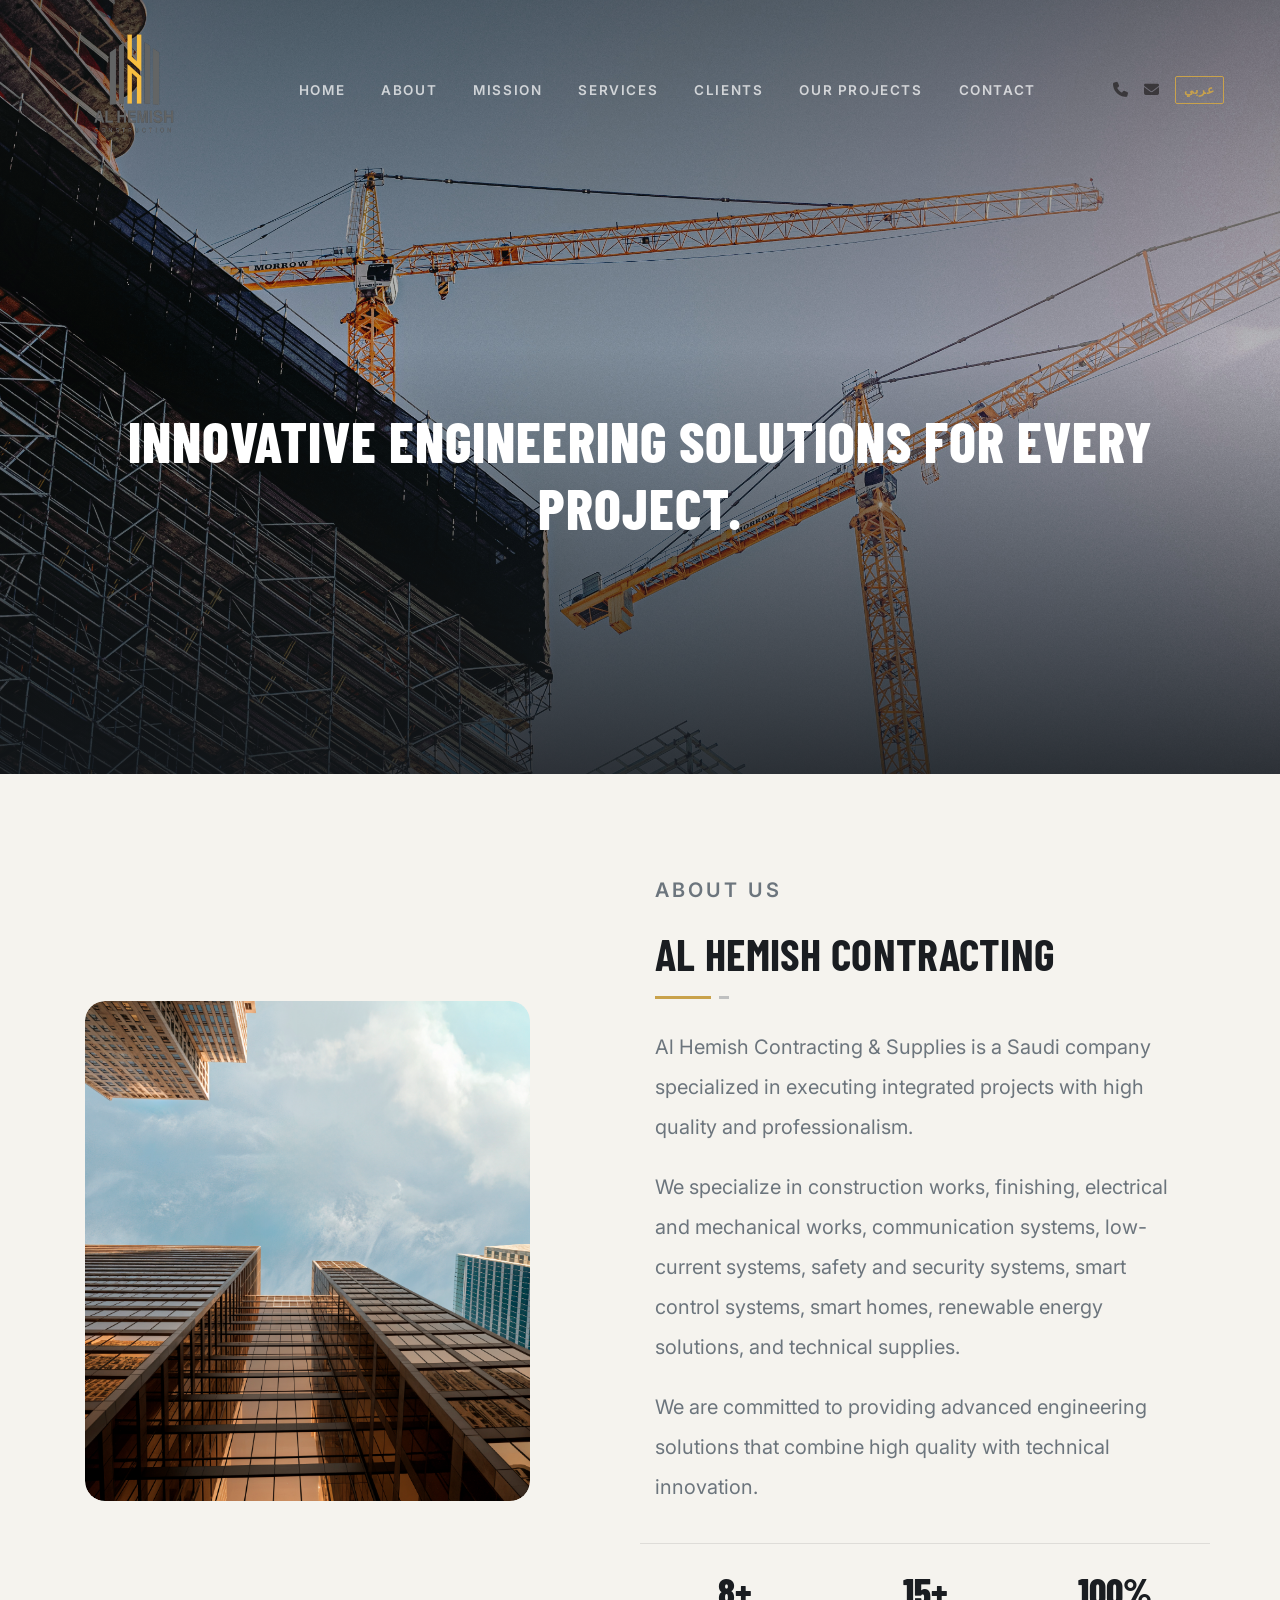
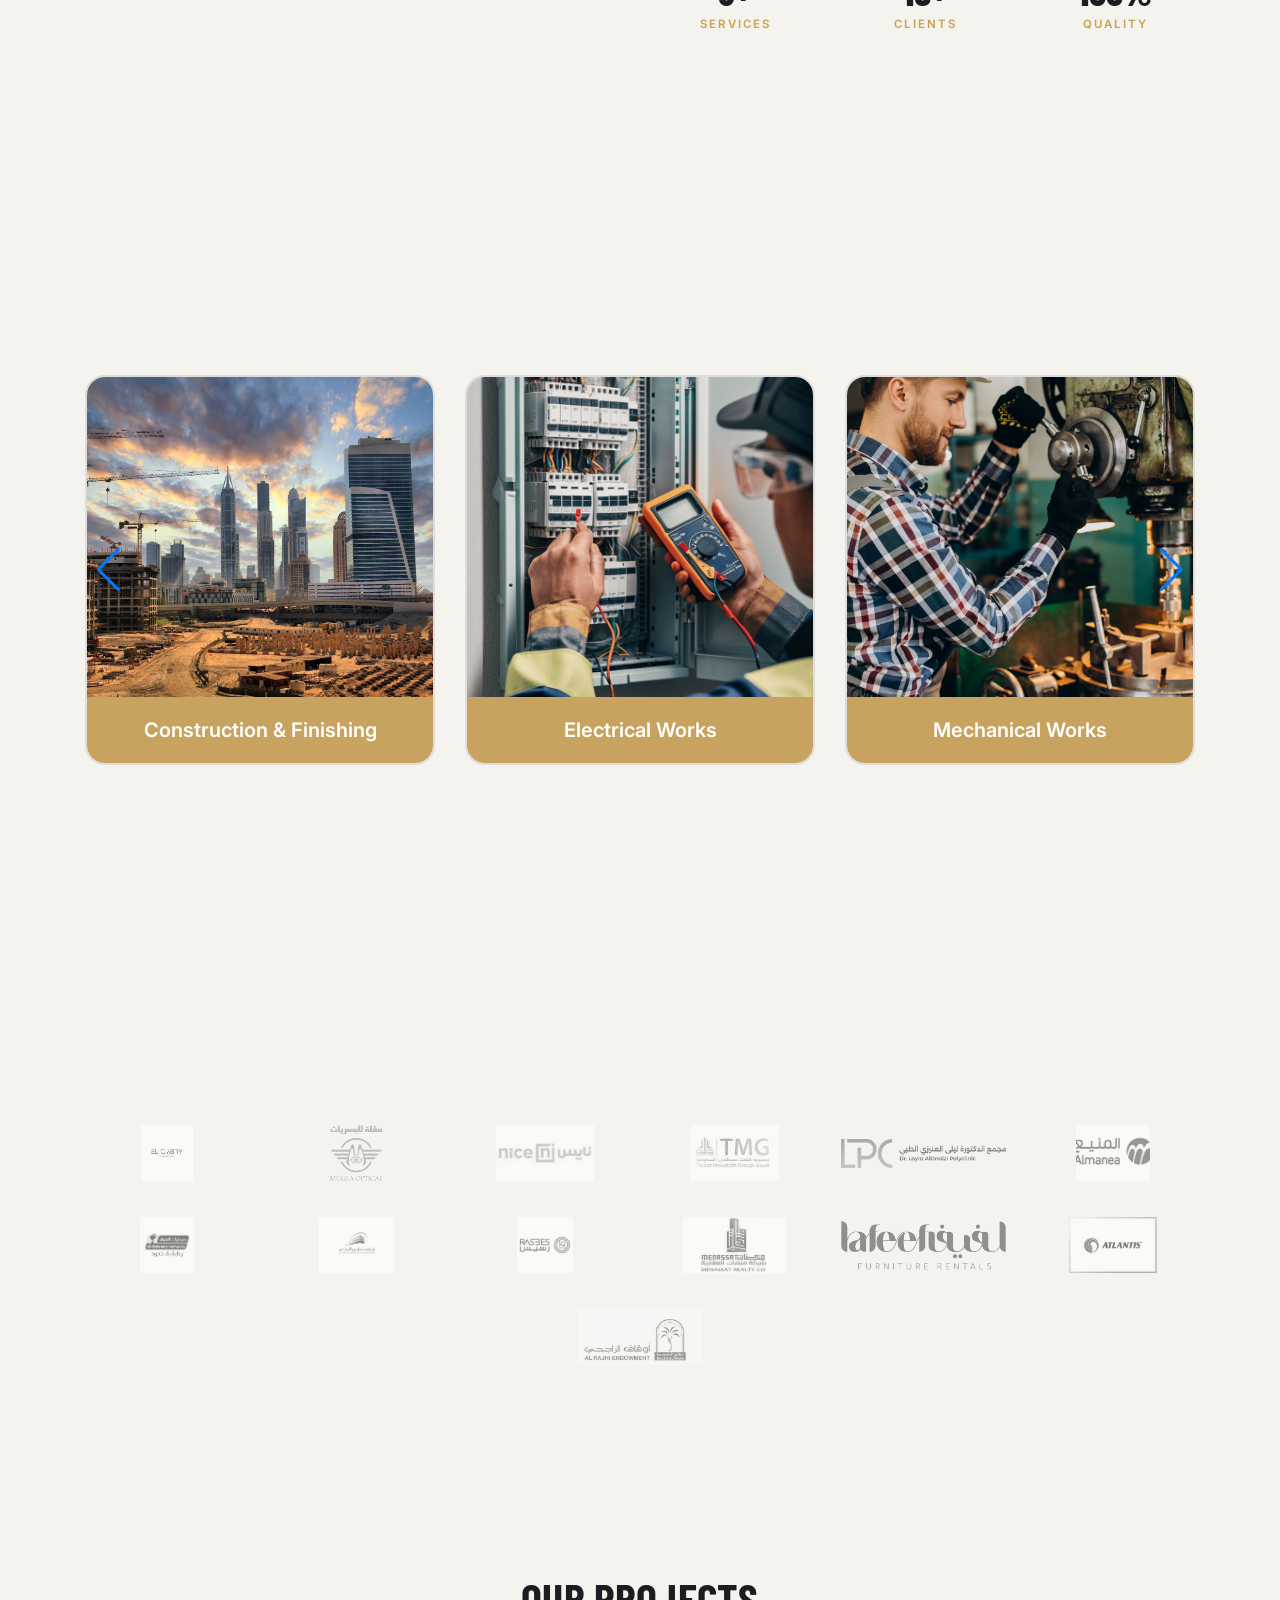
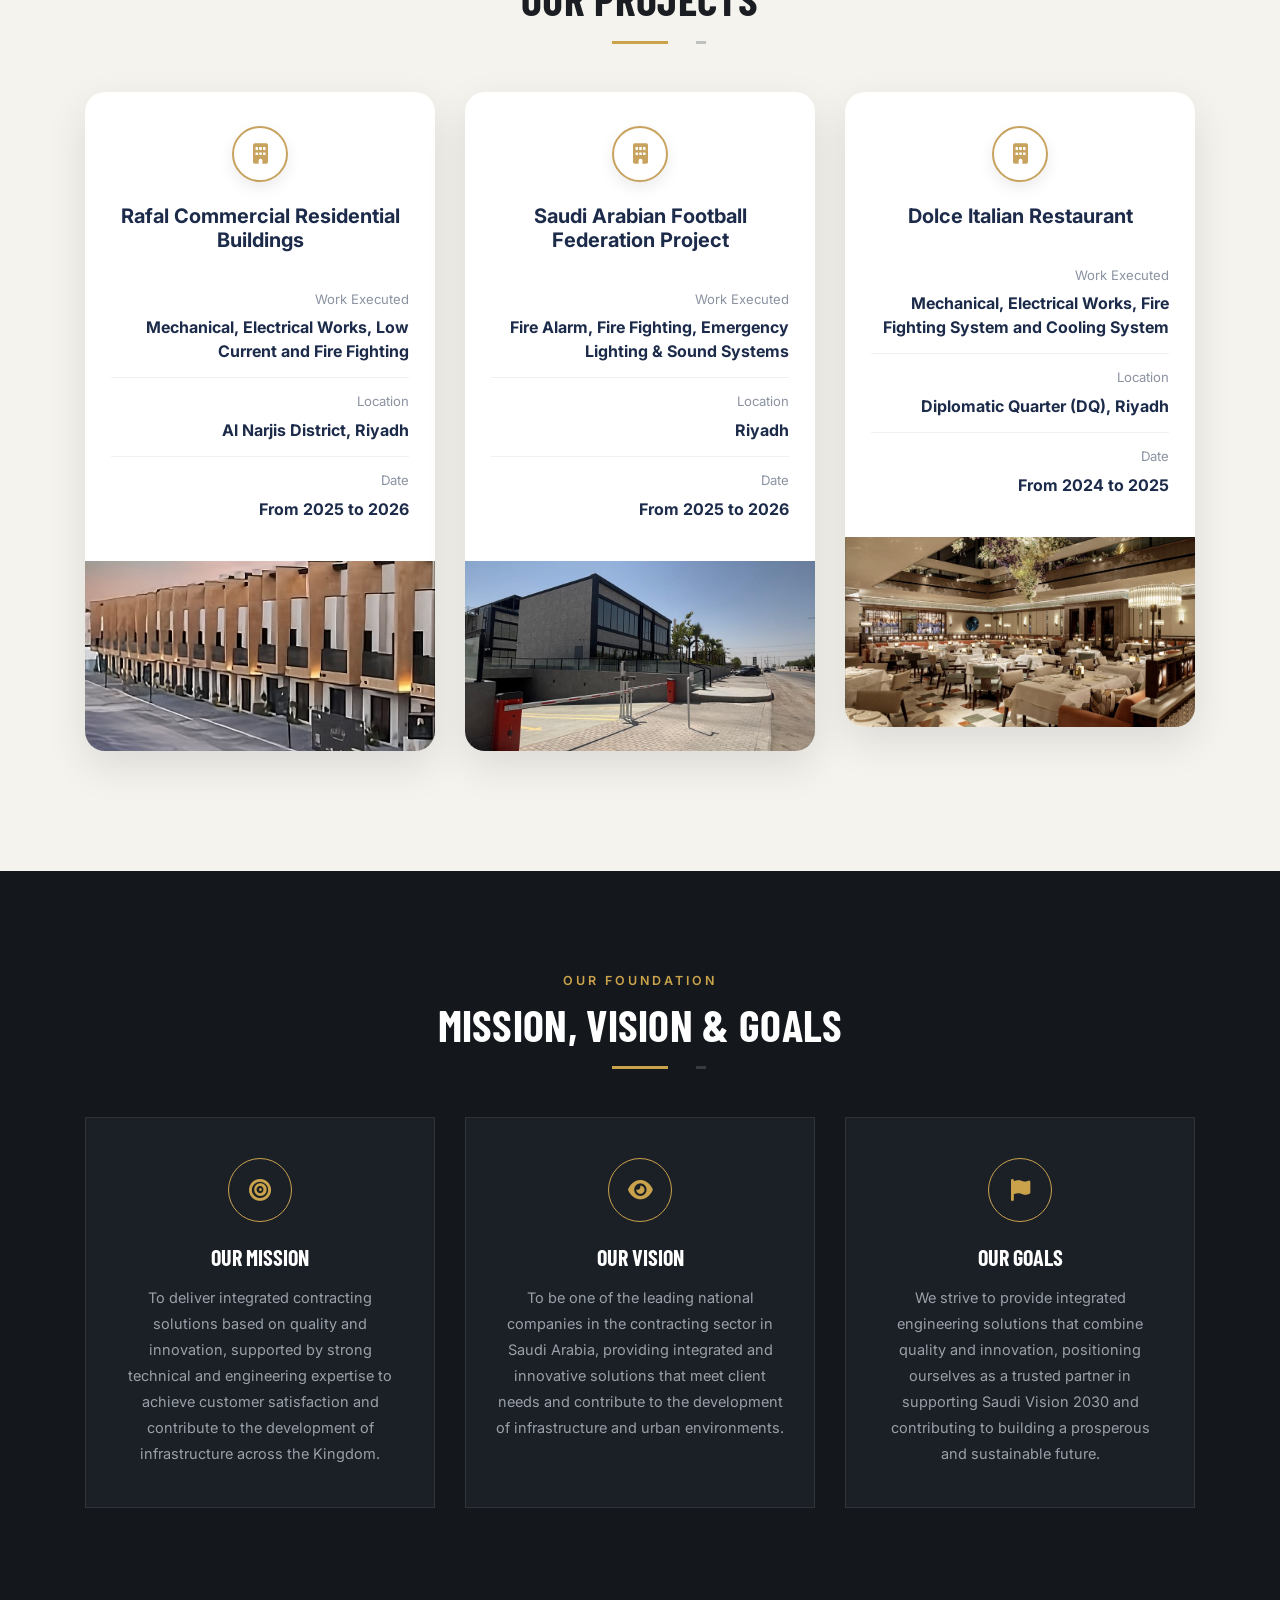
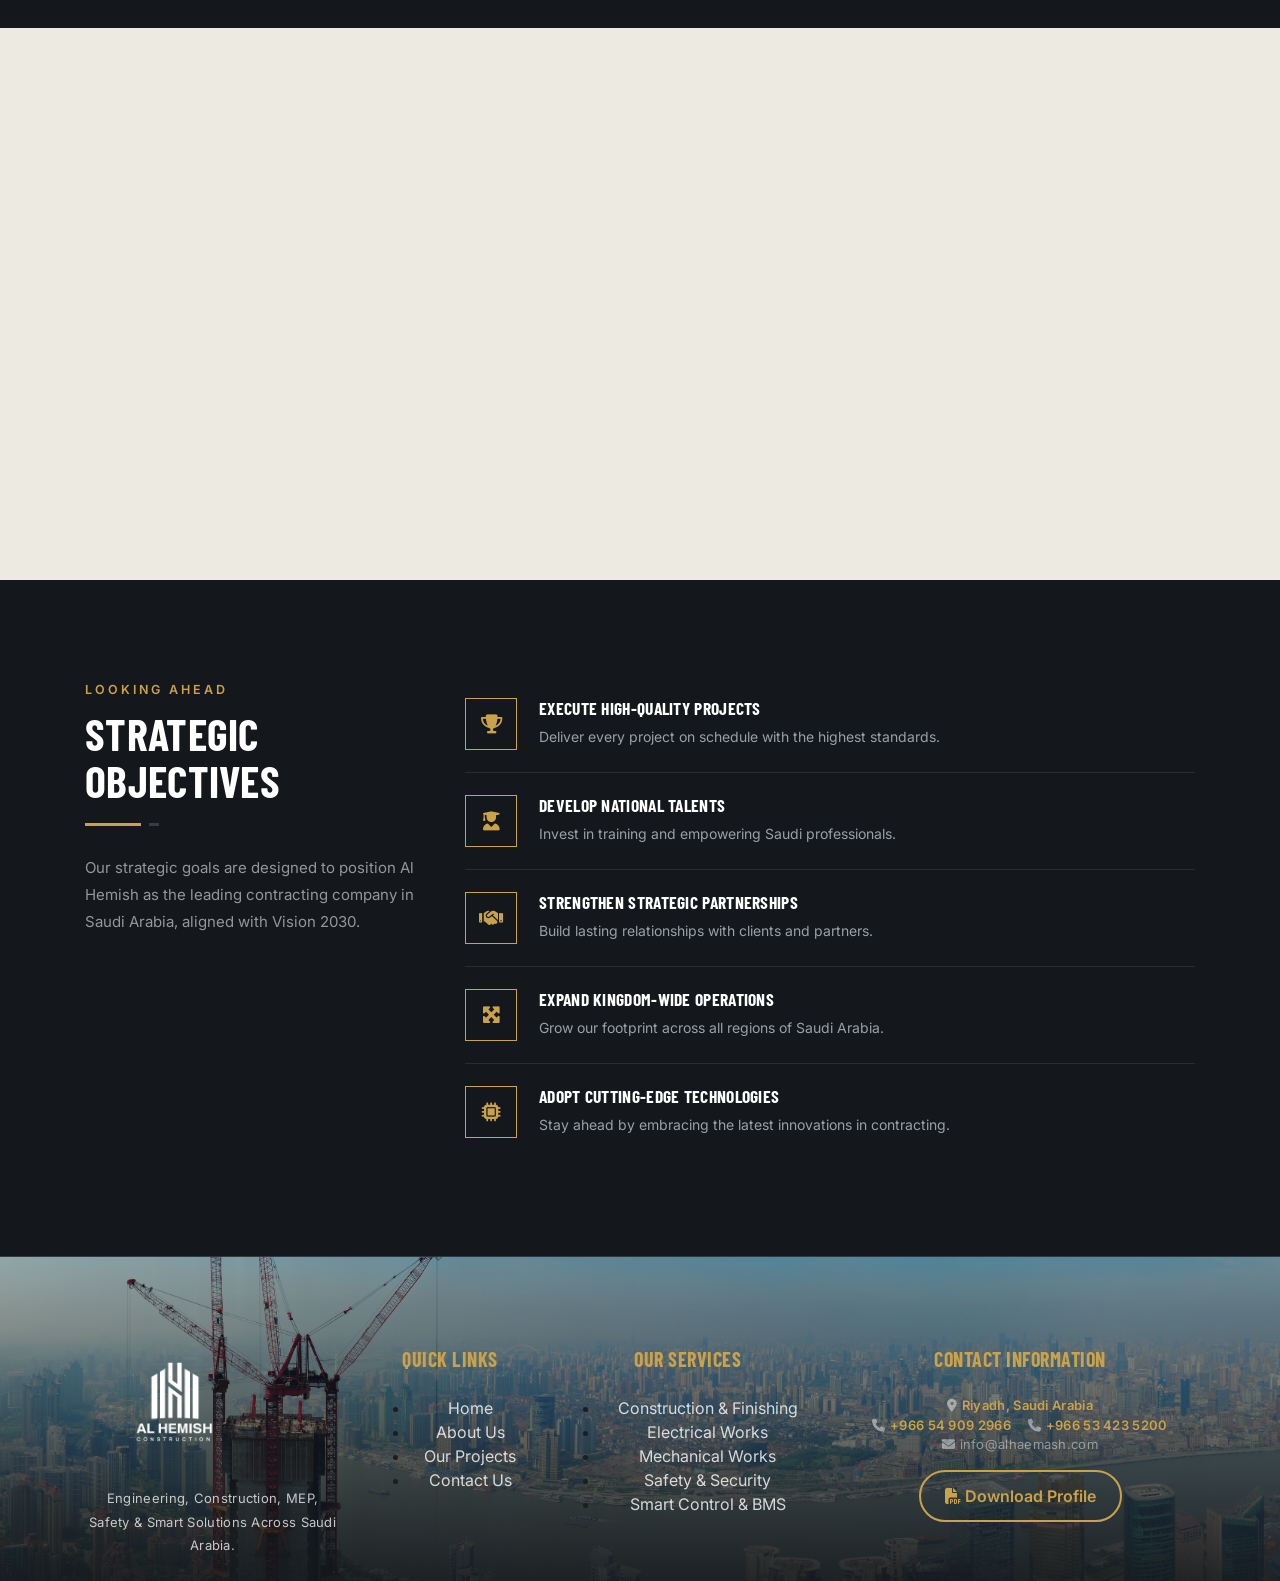
<file: index.html>
<!DOCTYPE html>
<html lang="en">
<head>
    <meta charset="UTF-8">
    <meta name="viewport" content="width=device-width, initial-scale=1.0">
    <title>Al Hemish Construction – Company Profile</title>
    <link rel="stylesheet" href="https://cdn.jsdelivr.net/npm/bootstrap@4.6.2/dist/css/bootstrap.min.css">
    <link rel="stylesheet" href="https://cdnjs.cloudflare.com/ajax/libs/font-awesome/6.4.0/css/all.min.css">
    <link rel="stylesheet" href="El-Hemish-Profile.css">
    <link rel="stylesheet"href="https://cdn.jsdelivr.net/npm/swiper@11/swiper-bundle.min.css">
    <link href="https://fonts.googleapis.com/css2?family=Cairo:wght@400;500;600;700&display=swap" rel="stylesheet">
    <link rel="icon" type="image/png" href="WhatsApp Image 2026-05-15 at 5.09.33 PM.jpeg">
</head>

<body>
    <!-- ── NAVBAR ── -->
    <nav class="navbar navbar-expand-lg navbar-dark" >
        <div class="logo-box">
            <img class="profile" src="profile.png" alt="Al Hemish logo">
        </div>
        <button class="navbar-toggler ml-auto mr-2" type="button" data-toggle="collapse" data-target="#mainNav">
            <span class="navbar-toggler-icon"></span>
        </button>

        <div class="collapse navbar-collapse w-100" id="mainNav">
            <div class="navbar-nav mx-auto justify-content-center">
                <a data-i18n="home" class="nav-link active" href="#hero">Home</a>
                <a data-i18n="about" class="nav-link" href="#about">About</a>
                <a data-i18n="mission" class="nav-link" href="#mission">Mission</a>
                <a data-i18n="services" class="nav-link" href="#services">Services</a>
                <a data-i18n="clients" class="nav-link" href="#clients">Clients</a>
                <a data-i18n="projects" class="nav-link" href="#projects">Projects</a>
                <a data-i18n="contact" class="nav-link" href="#contacts">Contact</a>
            </div>
            <div class="nav-contact d-flex align-items-center pr-3">
                <a href="tel:+966534235200" aria-label="Call us"><i class="fas fa-phone"></i></a>
                <a href="mailto:info@alhaemash.com" aria-label="Email us"><i class="fas fa-envelope"></i></a>
                <button id="translateBtn" type="button" class="btn btn-outline-light btn-sm ml-2">عربي</button>
            </div>
        </div>
    </nav>

    <!-- ── HERO CAROUSEL ── -->
    <div id="myCarousel" class="carousel slide" data-ride="carousel"data-interval="3000">
        <ol class="carousel-indicators" >
            <li data-target="#myCarousel" data-slide-to="0" class="active"></li>
            <li data-target="#myCarousel" data-slide-to="1"></li>
            <li data-target="#myCarousel" data-slide-to="2"></li>
            <li data-target="#myCarousel" data-slide-to="3"></li>
            <li data-target="#myCarousel" data-slide-to="4"></li>
        </ol>

        <div class="carousel-inner">
            <div class="carousel-item active">
                <img src="CusrorImages/image1.jpg" class="image_slide" alt="Construction Works">
                <div class="carousel-caption d-block">
                    <h5 data-i18n="consWork">Innovative Engineering Solutions for Every Project.</h5>
                    <!-- <p data-i18n="consWork_des">Building Saudi Arabia's Infrastructure</p> -->
                </div>
            </div>
            <div class="carousel-item">
                <img src="CusrorImages/image2.jpg" class="image_slide" alt="Cooling Solutions">
                <div class="carousel-caption d-block">
                    <h5 data-i18n="coolWork">Excellence in Execution is Our Promise</h5>
                   
                </div>
            </div>
            <div class="carousel-item">
                <img src="CusrorImages/image3.jpg"image_slide" alt="Finishing Works">
                <div class="carousel-caption d-block">
                    <h5 data-i18n="finishWork">Quality Work. Reliable Results.</h5>
                    
                </div>
            </div>
            
        </div>

        <a class="carousel-control-prev" href="#myCarousel" role="button" data-slide="prev">
            <span class="carousel-control-prev-icon"></span>
        </a>
        <a class="carousel-control-next" href="#myCarousel" role="button" data-slide="next">
            <span class="carousel-control-next-icon"></span>
        </a>
    </div>

    <!-- ── ABOUT ── -->
    <section id="about">
        <div class="container">
            <div class="row align-items-center">
                <div class="col-lg-5 mb-5 mb-lg-0 fade-up">
                    <div class="about-img-wrap blueprint-corners">
                        <img src="whoweare.jpg" alt="Construction site">
                    </div>
                </div>
                <div class="col-lg-6 offset-lg-1 fade-up">
                    <div class="about-text">
                        <p class="section-label" data-i18n="about_us">About Us</p>
                        <h2 class="section-title" data-i18n="company_name" class="right">Al Hemish Contracting</h2>
                        <div class="gold-line"></div>
                        <p data-i18n="about_desc_1">
                            Al Hemish Contracting & Supplies is a Saudi company specialized in executing integrated projects with high quality and professionalism.
                        </p>
                        <p data-i18n="about_desc_2">
                            We specialize in construction works, finishing, electrical and mechanical works, communication systems, low-current systems, safety and security systems, smart control systems, smart homes, renewable energy solutions, and technical supplies.
                        </p>
                        <p data-i18n="about_desc_3">
                            We are committed to providing advanced engineering solutions that combine high quality with technical innovation.
                        </p>
                        <div class="row stat-row text-center">
                            <div class="col-4">
                                <div data-i18n="plus8" class="stat-num">8+</div>
                                <div data-i18n="serviceshemish" class="stat-label">Services</div>
                            </div>
                            <div class="col-4">
                                <div data-i18n="plus15" class="stat-num">15+</div>
                                <div data-i18n="clientshemish"class="stat-label">Clients</div>
                            </div>
                            <div class="col-4">
                                <div data-i18n="hundred" class="stat-num">100%</div>
                                <div data-i18n="qualityhemish" class="stat-label">Quality</div>
                            </div>
                        </div>
                    </div>
                </div>
            </div>
        </div>
    </section>

    <!-- ── SERVICES ── -->
    <section id="services">
        <div class="container">
            <div class="text-center mb-5 fade-up">
                <p data-i18n="whatwedo"class="section-label">What We Do</p>
                <h2 class="section-title" data-i18n="our_services">Our Services</h2>
                <div class="gold-line mx-auto"></div>
            </div>
            <div class="swiper servicesSwiper">

    <div class="swiper-wrapper">

        <div class="swiper-slide">
            <a href="ServicesPages/Constrcution-Finishing.html" class="service-card">
                <img src="Logo Services/Construction.jpg" alt="">
                <div class="service-title" data-i18n="construction">Construction & Finishing</div>
            </a>
        </div>

        <div class="swiper-slide">
            <a href="ServicesPages/Electrical Works.html" class="service-card">
                <img src="Logo Services/Electrical Works.jpg" alt="">
                <div class="service-title" data-i18n="electrical">Electrical Works</div>
            </a>
        </div>

        <div class="swiper-slide">
            <a href="ServicesPages/Mechanical Works.html" class="service-card">
                <img src="Logo Services/Mechanical Works.jpg" alt="">
                <div class="service-title" data-i18n="mechanical">Mechanical Works</div>
            </a>
        </div>

        <div class="swiper-slide">
            <a href="ServicesPages/Safety & Security.html" class="service-card">
                <img src="Logo Services/Safety.jpg" alt="">
                <div class="service-title" data-i18n="safety">Safety & Security</div>
            </a>
        </div>

        <div class="swiper-slide">
            <a href="ServicesPages/Communication & Low Current.html" class="service-card">
                <img src="Logo Services/lowcurrent.jpg" alt="">
                <div class="service-title" data-i18n="communication">Communication & Low Current</div>
            </a>
        </div>

        <div class="swiper-slide">
            <a href="ServicesPages/Smart Control & BMS.html" class="service-card">
                <img src="Logo Services/smartcontrol.jpg" alt="">
                <div class="service-title" data-i18n="smart">Smart Control & BMS</div>
            </a>
        </div>

        <div class="swiper-slide">
            <a href="ServicesPages/Renewable Energy.html" class="service-card">
                <img src="Services/energyy.jpeg" alt="">
                <div class="service-title" data-i18n="renewable">Renewable Energy</div>
            </a>
        </div>

        <div class="swiper-slide">
            <a href="ServicesPages/Techincal Supplier.html" class="service-card">
                <img src="Logo Services/Technical Supplier.jpg" alt="">
                <div class="service-title" data-i18n="supplier">Technical Supplies</div>
            </a>
        </div>

    </div>

    <div class="swiper-button-next"></div>
    <div class="swiper-button-prev"></div>

</div>
        </div>
    </section>

    <!-- ── CLIENTS ── -->
    <section id="clients">
        <div class="container">
            <div class="text-center mb-5 fade-up">
                <p class="section-label" data-i18n="truestedby">Trusted By</p>
                <h2 data-i18n="ourClients" class="section-title">Our Clients</h2>
                <div class="gold-line mx-auto"></div>
            </div>

            <div class="row fade-up">
                <div><img src="LogosClients/elgabry.webp" class="logo-img" alt="Elgabry"></div>
                <div><img src="LogosClients/logo makla.webp" class="logo-img" alt="Makla"></div>
                <div><img src="LogosClients/nice.webp" class="logo-img" alt="Nice"></div>
                <div><img src="LogosClients/tmg.jpg" class="logo-img" alt="TMG"></div>
                <div><img src="LogosClients/lela.png" class="logo-img" alt="Lela"></div>
                <div><img src="LogosClients/Almanea.webp" class="logo-img" alt="Almanea"></div>
                <div><img src="LogosClients/aldawaa.webp" class="logo-img" alt="Al Dawaa"></div>
                <div><img src="LogosClients/tatweer.webp" class="logo-img" alt="Tatweer"></div>
                <div><img src="LogosClients/rasees-primary.webp" class="logo-img" alt="Rasees"></div>
                <div><img src="LogosClients/menassat.webp" class="logo-img" alt="Menassat"></div>
                <div><img src="LogosClients/lafeef.png" class="logo-img" alt="Lafeef"></div>
                <div><img src="LogosClients/atlantis.webp" class="logo-img" alt="Atlantis"></div>
                <div><img src="LogosClients/al rajhi.webp" class="logo-img" alt="Al Rajhi"></div>
            </div>
        </div>
    </section>

  <!-- ── PROJECTS ── -->
<section id="projects">
    <div class="container">
        <div class="text-center mb-5 fade-up">
            <h2 class="section-title" data-i18n="projects">Our Projects</h2>
            <div class="gold-line mx-auto"></div>
        </div>
        <div class="row fade-up">

            <!-- PROJECT 1 — new card style -->
            <div class="col-md-4 mb-4">
                <div class="project-card-v2">
                    <div class="project-info-v2">
                        <div class="project-icon-badge"><i class="fas fa-building"></i></div>

                        <h5 class="project-title-v2" data-i18n="project1.title">
                           Rafal Commercial Residential Building
                        </h5>

                        <div class="project-detail-block">
                            <span class="detail-label" data-i18n="project1.label_work">Work Executed</span>
                            <span class="detail-value" data-i18n="project1.work">Mechanical , Electrical Works , Low Current,and Fire Fighting</span>
                        </div>

                        <div class="project-detail-block">
                            <span class="detail-label" data-i18n="project1.label_location">Location</span>
                            <span class="detail-value" data-i18n="project1.location">Al Narjis District, Riyadh</span>
                        </div>

                        <div class="project-detail-block">
                            <span class="detail-label" data-i18n="project1.label_date">Date</span>
                            <span class="detail-value" data-i18n="project1.date">From 10/10/2025 to 05/10/2026</span>
                        </div>

                        <!-- <button class="project-nav-btn" type="button" aria-label="Next project">
                            <i class="fas fa-arrow-left"></i>
                        </button> -->
                    </div>

                    <img src="Projects/Raval.jpeg" alt="عمارة رفال التجارية السكنية" class="project-img-v2">
                </div>
            </div>

            <!-- PROJECT 2 — old style, send me its client/location/date to convert -->
            <div class="col-md-4 mb-4">
    <div class="project-card-v2">
        <div class="project-info-v2">
            <div class="project-icon-badge"><i class="fas fa-building"></i></div>

            <h5 class="project-title-v2" data-i18n="project2.title">
                Saudi Arabian Football Federation Project
            </h5>

            <div class="project-detail-block">
                <span class="detail-label" data-i18n="project2.label_work">Work Executed</span>
                <span class="detail-value" data-i18n="project2.work">Fire Alarm, Fire Fighting, Emergency Lighting & Sound Systems</span>
            </div>

            <div class="project-detail-block">
                <span class="detail-label" data-i18n="project2.label_location">Location</span>
                <span class="detail-value" data-i18n="project2.location">Riyadh</span>
            </div>

            <div class="project-detail-block">
                <span class="detail-label" data-i18n="project2.label_date">Date</span>
                <span class="detail-value" data-i18n="project2.date">From 2025 to 2026</span>
            </div>

            <!-- <button class="project-nav-btn" type="button" aria-label="Next project">
                <i class="fas fa-arrow-right"></i>
            </button> -->
        </div>

        <img src="Projects/Footaball.jpeg" alt="Saudi Arabian Football Federation Project" class="project-img-v2">
    </div>
            </div>

            <!-- PROJECT 3 — old style, send me its client/location/date to convert -->
             <div class="col-md-4 mb-4">
                <div class="project-card-v2">
                    <div class="project-info-v2">
                        <div class="project-icon-badge"><i class="fas fa-building"></i></div>

                        <h5 class="project-title-v2" data-i18n="project3.title">
                          Dolce Italian Restaurant
                        </h5>

                        <div class="project-detail-block">
                            <span class="detail-label" data-i18n="project3.label_work">Work Executed</span>
                            <span class="detail-value" data-i18n="project3.work">Mechanical , Electrical Works , Fire Fighting Sytsem,and Cooling System </span>
                        </div>

                        <div class="project-detail-block">
                            <span class="detail-label" data-i18n="project3.label_location">Location</span>
                            <span class="detail-value" data-i18n="project3.location">Diplomatic Quarter (DQ), Riyadh</span>
                        </div>

                        <div class="project-detail-block">
                            <span class="detail-label" data-i18n="project3.label_date">Date</span>
                            <span class="detail-value" data-i18n="project3.date">From 15/9/2024 to 20/1/2025</span>
                        </div>

                        <!-- <button class="project-nav-btn" type="button" aria-label="Next project">
                            <i class="fas fa-arrow-left"></i>
                        </button> -->
                    </div>

                    <img src="Projects/resturant.jpg" alt="عمارة رفال التجارية السكنية" class="project-img-v2">
                </div>
            </div>
        </div>
    </div>
</section>

    <!-- ── MISSION / VISION / GOALS ── -->
    <section id="mission">
        <div class="container">
            <div class="text-center mb-5 fade-up">
                <p class="section-label" data-i18n="foundation_title">Our Foundation</p>
                <h2 class="section-title light" data-i18n="mission_vision_goals">Mission, Vision & Goals</h2>
                <div class="gold-line mx-auto"></div>
            </div>
            <div class="row">
                <div class="col-md-4 mb-4 fade-up">
                    <div class="mvv-card">
                        <div class="mvv-icon"><i class="fas fa-bullseye"></i></div>
                        <h4 data-i18n="mission_title">Our Mission</h4>
                        <p data-i18n="mission_desc" class="mission">To deliver integrated contracting solutions based on quality and innovation, supported by strong technical and engineering expertise to achieve customer satisfaction and contribute to the development of infrastructure across the Kingdom.</p>
                    </div>
                </div>
                <div class="col-md-4 mb-4 fade-up">
                    <div class="mvv-card">
                        <div class="mvv-icon"><i class="fas fa-eye"></i></div>
                        <h4 data-i18n="vision_title">Our Vision</h4>
                        <p data-i18n="vision_desc" class="vision">To be one of the leading national companies in the contracting sector in Saudi Arabia, providing integrated and innovative solutions that meet client needs and contribute to the development of infrastructure and urban environments.</p>
                    </div>
                </div>
                <div class="col-md-4 mb-4 fade-up">
                    <div class="mvv-card">
                        <div class="mvv-icon"><i class="fas fa-flag"></i></div>
                        <h4 data-i18n="goals_title">Our Goals</h4>
                        <p data-i18n="goals_desc" class="goal">We strive to provide integrated engineering solutions that combine quality and innovation, positioning ourselves as a trusted partner in supporting Saudi Vision 2030 and contributing to building a prosperous and sustainable future.</p>
                    </div>
                </div>
            </div>
        </div>
    </section>

   <!-- ── VALUES ── -->
<section id="values">
    <div class="container">
        <div class="row align-items-center mb-5">
            <div class="col-lg-5 fade-up">
                
                <h2 class="section-title" data-i18n="values_title">Our Values</h2>
                <div class="gold-line"></div>
                <p style="color:var(--gray);" data-i18n="values_desc" class="values">
                   Our values are the foundation of every decision we make, guiding us to deliver excellence on every project we undertake.
                </p>
            </div>
        </div>
        <div class="values-grid fade-up">
            <div class="value-item">
                <div class="value-num">01</div>
                <i class="fas fa-medal fa-lg" style="color:var(--gold);margin:8px 0;"></i>
                <div class="value-name" data-i18n="value_quality">Quality</div>
            </div>
            <div class="value-item">
                <div class="value-num">02</div>
                <i class="fas fa-handshake fa-lg" style="color:var(--gold);margin:8px 0;"></i>
                <div class="value-name" data-i18n="value_integrity">Integrity</div>
            </div>
            <div class="value-item">
                <div class="value-num">03</div>
                <i class="fas fa-lightbulb fa-lg" style="color:var(--gold);margin:8px 0;"></i>
                <div class="value-name" data-i18n="value_innovation">Innovation</div>
            </div>
            <div class="value-item">
                <div class="value-num">04</div>
                <i class="fas fa-shield-alt fa-lg" style="color:var(--gold);margin:8px 0;"></i>
                <div class="value-name" data-i18n="value_safety">Safety</div>
            </div>
            <div class="value-item">
                <div class="value-num">05</div>
                <i class="fas fa-leaf fa-lg" style="color:var(--gold);margin:8px 0;"></i>
                <div class="value-name" data-i18n="value_sustainability">Sustainability</div>
            </div>
            <div class="value-item">
                <div class="value-num">06</div>
                <i class="fas fa-users fa-lg" style="color:var(--gold);margin:8px 0;"></i>
                <div class="value-name" data-i18n="value_teamwork">Teamwork</div>
            </div>
            <div class="value-item">
                <div class="value-num">07</div>
                <i class="fas fa-star fa-lg" style="color:var(--gold);margin:8px 0;"></i>
                <div class="value-name" data-i18n="value_customer_satisfaction">Customer Satisfaction</div>
            </div>
        </div>
    </div>
</section>

    <!-- ── STRATEGIC OBJECTIVES ── -->
    <section id="objectives">
        <div class="container">
            <div class="row">
                <div class="col-lg-4 mb-5 mb-lg-0 fade-up">
                    <p data-i18n="looking_ahead" class="section-label">Looking Ahead</p>
                    <h2 class="section-title light" data-i18n="strategic_objectives_title">Strategic<br>Objectives</h2>
                    <div class="gold-line"></div>
                    <p style="color:rgba(255,255,255,.55);line-height:1.8;font-size:15px;" data-i18n="strategic_objectives_desc" class="startegicdesc">Our strategic goals are designed to position Al Hemish as the leading contracting company in Saudi Arabia, aligned with Vision 2030.</p>
                </div>
                <div class="col-lg-8 fade-up">
                    <div class="obj-item">
                        <div class="obj-icon"><i class="fas fa-trophy"></i></div>
                        <div>
                            <h6 data-i18n="objective_1_title">Execute High-Quality Projects</h6>
                            <p data-i18n="objective_1_desc">Deliver every project on schedule with the highest standards.</p>
                        </div>
                    </div>
                    <div class="obj-item">
                        <div class="obj-icon"><i class="fas fa-user-graduate"></i></div>
                        <div>
                            <h6 data-i18n="objective_2_title">Develop National Talents</h6>
                            <p data-i18n="objective_2_desc">Invest in training and empowering Saudi professionals.</p>
                        </div>
                    </div>
                    <div class="obj-item">
                        <div class="obj-icon"><i class="fas fa-handshake"></i></div>
                        <div>
                            <h6 data-i18n="objective_3_title">Strengthen Strategic Partnerships</h6>
                            <p data-i18n="objective_3_desc">Build lasting relationships with clients and partners.</p>
                        </div>
                    </div>
                    <div class="obj-item">
                        <div class="obj-icon"><i class="fas fa-expand-arrows-alt"></i></div>
                        <div>
                            <h6 data-i18n="objective_4_title">Expand Kingdom-Wide Operations</h6>
                            <p data-i18n="objective_4_desc">Grow our footprint across all regions of Saudi Arabia.</p>
                        </div>
                    </div>
                    <div class="obj-item">
                        <div class="obj-icon"><i class="fas fa-microchip"></i></div>
                        <div>
                            <h6 data-i18n="objective_5_title">Adopt Cutting-Edge Technologies</h6>
                            <p data-i18n="objective_5_desc">Stay ahead by embracing the latest innovations in contracting.</p>
                        </div>
                    </div>
                </div>
            </div>
        </div>
    </section>

    <section id="contacts">
    <footer class="mega-footer">

        <div class="container">

            <div class="row align-items-start">

                <!-- Logo -->
                <div class="col-lg-3 col-md-6 mb-4">
                    <img src="profile.png" alt="Al Hemish" class="footer-logo">

                    <p class="footer-desc" data-i18n="footer_desc">
                        Engineering, Construction, MEP, Safety & Smart Solutions Across Saudi Arabia.
                    </p>
                </div>

                <!-- Quick Links -->
                <div class="col-lg-2 col-md-6 mb-4">
                    <h5 data-i18n="quick_links" >Quick Links</h5>

                    <ul class="footer-links">
                        <li><a href="../index.html" data-i18n="home">Home</a></li>
                        <li><a href="../About.html" data-i18n="about_us">About Us</a></li>
                        <li><a href="../Projects.html" data-i18n="projects">Projects</a></li>
                        <li><a href="../Contact.html" data-i18n="contact_us">Contact Us</a></li>
                    </ul>
                </div>

                <!-- Services -->
                <div class="col-lg-3 col-md-6 mb-4">
                    <h5 data-i18n="our_services">Our Services</h5>

                    <ul class="footer-links">
                        <li><a href="../ServicesPages/Constrcution-Finishing.html" data-i18n="construction">Construction & Finishing</a></li>
                        <li><a href="../ServicesPages/Electrical Works.html" data-i18n="electrical">Electrical Works</a></li>
                        <li><a href="../ServicesPages/Mechanical Works.html" data-i18n="mechanical">Mechanical Works</a></li>
                        <li><a href="../ServicesPages/Safety & Security.html" data-i18n="safety">Safety & Security</a></li>
                        <li><a href="../ServicesPages/Smart Control & BMS.html" data-i18n="smart">Smart Control & BMS</a></li>
                    </ul>
                </div>

                <!-- Contact -->
                <div class="col-lg-4 col-md-6">
                    <h5 data-i18n="contact_information">Contact Information</h5>

                    <p>
                        <i class="fas fa-map-marker-alt"></i>
                        <span data-i18n="address">Riyadh, Saudi Arabia</span>
                    </p>

                   <p>
    <i class="fas fa-phone"></i>
    <span dir="ltr">+966 54 909 2966</span>

    &nbsp;&nbsp;

    <i class="fas fa-phone"></i>
    <span dir="ltr">+966 53 423 5200</span>
</p>

                    <p>
                        <i class="fas fa-envelope"></i>
                        info@alhaemash.com
                    </p>

                    <a href="/ServicesPages/Company-Profile.pdf" class="download-btn" target="_blank">
                        <i class="fas fa-file-pdf"></i>
                        <span data-i18n="download_profile">Download Profile</span>
                    </a>
                </div>

            </div>

        </div>

    </footer>
    </section>

<script>
    document.getElementById("year").textContent = new Date().getFullYear();
</script>

<script src="https://cdn.jsdelivr.net/npm/swiper@11/swiper-bundle.min.js"></script>

    <script src="https://cdn.jsdelivr.net/npm/jquery@3.6.0/dist/jquery.min.js"></script>
    <script src="https://cdn.jsdelivr.net/npm/popper.js@1.16.1/dist/umd/popper.min.js"></script>
    <script src="https://cdn.jsdelivr.net/npm/bootstrap@4.6.2/dist/js/bootstrap.bundle.min.js"></script>
    <script src="EL-Hemish-Profile.js"></script>
</body>
</html>
</file>
<file: El-Hemish-Profile.css>
/* ============================================================
   AL HEMISH CONTRACTING — Company Profile Stylesheet
   Design direction: "Blueprint" — engineering-drawing precision,
   brass/bronze gold on charcoal, condensed technical lettering.
   ============================================================ */

@import url('https://fonts.googleapis.com/css2?family=Barlow+Condensed:wght@400;500;600;700;800&family=Inter:wght@400;500;600;700&display=swap');

:root {
  /* Color tokens */
  --charcoal:     #14181C;   /* primary dark background */
  --charcoal-2:   #1B2027;   /* card / panel surface on dark */
  --charcoal-3:   #232A33;   /* hover / elevated surface on dark */
  --cream:        #F5F3EE;   /* light section background */
  --cream-2:      #EDEAE2;   /* light card surface */
  --ink:          #1A1D21;   /* body text on light */
  --gray:         #6E747C;   /* secondary text */
  --gray-light:   #9AA0A8;   /* tertiary text on dark */
  --gold:         #C9A24B;   /* primary brass/gold accent */
  --gold-bright:  #E0BD6E;   /* hover state for gold */
  --gold-dim:     rgba(201,162,75,.18);
  --line:         rgba(255,255,255,.09);
  --line-dark:    rgba(20,24,28,.1);
  --white:        #FFFFFF;

  /* Type */
  --font-display: 'Barlow Condensed', sans-serif;
  --font-body:    'Inter', sans-serif;

  /* Motion */
  --ease: cubic-bezier(.25,.8,.25,1);
  --fast: .25s;
  --med:  .45s;
}

* { box-sizing: border-box; }

html { scroll-behavior: smooth; }

body {
  font-family: var(--font-body);
  background: var(--cream);
  color: var(--ink);
  margin: 0;
  -webkit-font-smoothing: antialiased;
  overflow-x: hidden;
}

a { text-decoration: none; color: inherit; }
img { max-width: 100%; display: block; }

::selection { background: var(--gold); color: var(--charcoal); }

/* ----------------------------------------------------------
   Utility: section labels, titles, gold rule, container pad
   ---------------------------------------------------------- */

.section-label {
  font-family: var(--font-body);
  font-weight: 600;
  font-size: 12.5px;
  letter-spacing: 3px;
  text-transform: uppercase;
  color: var(--gold);
  margin-bottom: 10px;
  display: inline-block;
}

.section-title {
  font-family: var(--font-display);
  font-weight: 700;
  font-size: clamp(30px, 4vw, 44px);
  line-height: 1.08;
  letter-spacing: .3px;
  text-transform: uppercase;
  color: var(--ink);
  margin: 0 0 18px 0;
}

.section-title.light { color: var(--white); }

/* Arabic Layout */
html[lang="ar"] .section-label,
html[lang="ar"] .section-title,
html[lang="ar"] .startegicdesc {
    text-align: right;
}

html[lang="ar"] .gold-line {
    margin: 18px 0;
    margin-right: 0;
    margin-left: auto;
}

.gold-line {
  width: 56px;
  height: 3px;
  background: var(--gold);
  margin-bottom: 28px;
  position: relative;
}
.gold-line::after {
  content: '';
  position: absolute;
  left: 64px;
  top: 0;
  width: 10px;
  height: 3px;
  background: var(--gray);
  opacity: .4;
}
.gold-line.mx-auto { margin-left: auto; margin-right: auto; }
.gold-line.mx-auto::after { left: 50%; transform: translateX(56px); }

section { padding: 96px 0; position: relative; }
#mission, #objectives { background: var(--charcoal); }
#about, #services, #clients, #projects { background: var(--cream); }

/* ----------------------------------------------------------
   Signature element: blueprint corner brackets + grid texture
   ---------------------------------------------------------- */

.blueprint-corners { position: relative; }
.blueprint-corners::before,
.blueprint-corners::after,
.blueprint-corners .corner-tl,
.blueprint-corners .corner-br {
  content: '';
  position: absolute;
  width: 22px;
  height: 22px;
  border: 2px solid var(--gold);
  opacity: .85;
  z-index: 2;
}
.blueprint-corners::before { top: -10px; left: -10px; border-right: none; border-bottom: none; }
.blueprint-corners::after  { bottom: -10px; right: -10px; border-left: none; border-top: none; }

.grid-texture {
  position: absolute;
  inset: 0;
  background-image:
    linear-gradient(var(--line) 1px, transparent 1px),
    linear-gradient(90deg, var(--line) 1px, transparent 1px);
  background-size: 42px 42px;
  opacity: .5;
  pointer-events: none;
}

/* ----------------------------------------------------------
   Scroll reveal (fade-up)
   ---------------------------------------------------------- */

.fade-up {
  opacity: 0;
  transform: translateY(34px);
  transition: opacity var(--med) var(--ease), transform var(--med) var(--ease);
}
.fade-up.is-visible {
  opacity: 1;
  transform: translateY(0);
}

@media (prefers-reduced-motion: reduce) {
  .fade-up { opacity: 1; transform: none; transition: none; }
  html { scroll-behavior: auto; }
}

/* ----------------------------------------------------------
   NAVBAR
   ---------------------------------------------------------- */

.navbar{
    position: absolute;
    top: 0;
    left: 0;
    width: 100%;
    z-index: 1000;

    /* background: transparent !important; */
    border: none;
    box-shadow: none;

    padding: 15px 40px;
}

.navbar.scrolled {
  background: rgba(20,24,28,.98);
  padding: 8px 28px;
  box-shadow: 0 6px 24px rgba(0,0,0,.25);
}

.navbar.scrolled .logo-box .profile { height: 38px; width: 38px; }

.navbar-nav .nav-link {
  font-family: var(--font-body);
  font-weight: 600;
  font-size: 13.5px;
  letter-spacing: 1.6px;
  text-transform: uppercase;
  color: rgba(255, 255, 255, 0.72) !important;
  padding: 10px 18px !important;
  position: relative;
  transition: color var(--fast) var(--ease);
}
.navbar-nav .nav-link::after {
  content: '';
  position: absolute;
  left: 18px;
  right: 18px;
  bottom: 6px;
  height: 2px;
  background: var(--gold);
  transform: scaleX(0);
  transform-origin: center;
  transition: transform var(--fast) var(--ease);
}
.navbar-nav .nav-link:hover,
.navbar-nav .nav-link.active {
  color: var(--white) !important;
}
.navbar-nav .nav-link:hover::after,
.navbar-nav .nav-link.active::after {
  transform: scaleX(1);
}

.nav-contact a {
  color: rgba(28, 24, 24, 0.65);
  font-size: 15px;
  margin: 0 8px;
  transition: color var(--fast) var(--ease), transform var(--fast) var(--ease);
}
.nav-contact a:hover { color: var(--gold); transform: translateY(-2px); }

#translateBtn {
  border: 1px solid var(--gold);
  color: var(--gold);
  font-weight: 600;
  font-size: 12px;
  letter-spacing: 1px;
  border-radius: 2px;
  transition: all var(--fast) var(--ease);
}
#translateBtn:hover { background: var(--gold); color: var(--charcoal); }

/* ----------------------------------------------------------
   CAROUSEL / HERO
   ---------------------------------------------------------- */

#myCarousel { position: relative; background: var(--charcoal); }
.carousel-item { height: 86vh; min-height: 460px; position: relative; overflow: hidden;  }
.image_slide {
  width: 100%;
  height: 100%;
  object-fit: cover;
  transform: scale(1);
  transition: transform 7s linear;
}
.carousel-item.active .image_slide { transform: scale(1.12); }

.carousel-item::before {
  content: '';
  position: absolute;
  inset: 0;
  background: linear-gradient(180deg, rgba(20,24,28,.55) 0%, rgba(20,24,28,.25) 45%, rgba(20,24,28,.85) 100%);
  z-index: 1;
}

.carousel-caption {
  z-index: 2;
  left: 8%;
  right: 8%;
  top: 50%;
  text-align: left;
}
.carousel-caption h5 {
  font-family: var(--font-display);
  font-weight: 800;
  font-size: clamp(28px, 5vw, 56px);
  text-transform: uppercase;
  letter-spacing: 1px;
  margin-bottom: 1px;
  opacity: 0;
  transform: translateY(20px);
  animation: captionIn .7s var(--ease) .3s forwards;
  text-align: center;
}
/* .carousel-caption p {
  font-family: var(--font-body);
  font-size: 15px;
  letter-spacing: 2px;
  text-transform: uppercase;
  color: var(--gold-bright);
  font-weight: 600;
  opacity: 0;
  transform: translateY(20px);
  animation: captionIn .7s var(--ease) .5s forwards;
} */
@keyframes captionIn { to { opacity: 1; transform: translateY(0); } }

.carousel-indicators li {
  width: 36px;
  height: 3px;
  border-radius: 0;
  background: rgba(255,255,255,.35);
  opacity: 1;
}
.carousel-indicators .active { background: var(--gold); }

.carousel-control-prev,
.carousel-control-next {
  width: 56px;
  opacity: 0;
  transition: opacity var(--fast) var(--ease);
}
#myCarousel:hover .carousel-control-prev,
#myCarousel:hover .carousel-control-next { opacity: .85; }
.carousel-control-prev-icon,
.carousel-control-next-icon {
  background-color: var(--gold);
  border-radius: 50%;
  padding: 18px;
  background-size: 50%;
}

/* ----------------------------------------------------------
   ABOUT
   ---------------------------------------------------------- */

.about-img-wrap{
    position: relative;
    overflow: hidden;
    border-radius: 20px;
}

.about-img-wrap img{
    width: 100%;
    height: 500px;
    object-fit: cover;
    border-radius: 20px;
    box-shadow: 0 20px 40px rgba(0,0,0,.15);
}

.about-img-wrap::after{
    content: "";
    position: absolute;
    top: 20px;
    left: 20px;
    width: 100%;
    height: 100%;
    border: 4px solid #d4a017;
    border-radius: 20px;
    z-index: -1;
}

.about-text{
    direction: rtl;
    text-align: right;
}

.about-text p{
    font-size: 20px;
    line-height: 2;
    color: #6c757d;
    margin-bottom: 20px;
    max-width: 700px;
}

html[lang="ar"] .about-text{
    direction: rtl;
    text-align: right;
    font-family: 'Cairo', sans-serif;
}

html[lang="en"] .about-text{
    direction: ltr;
    text-align: left;
}

.stat-row { margin-top: 36px; border-top: 1px solid var(--line-dark); padding-top: 28px; }
.stat-num {
  font-family: var(--font-display);
  font-weight: 800;
  font-size: 38px;
  color: var(--ink);
  line-height: 1;
}
.stat-label {
  font-size: 11.5px;
  letter-spacing: 2px;
  text-transform: uppercase;
  color: var(--gold);
  font-weight: 600;
  margin-top: 6px;
}

/* counter animation state */
.stat-num[data-counted] { color: var(--ink); }



#clients .row { align-items: center; justify-content: center; gap: 0; }
#clients .row > div {
  flex: 0 0 16.6%;
  max-width: 16.6%;
  display: flex;
  align-items: center;
  justify-content: center;
  padding: 18px 12px;
}
.logo-img {
  max-height: 56px;
  width: auto;
  filter: grayscale(100%) opacity(.55);
  transition: filter var(--fast) var(--ease), transform var(--fast) var(--ease);
}
.logo-img:hover { filter: grayscale(0%) opacity(1); transform: scale(1.06); }

@media (max-width: 767px) {
  #clients .row > div { flex: 0 0 33.3%; max-width: 33.3%; }
}

/* ----------------------------------------------------------
   PROJECTS
   ---------------------------------------------------------- */

.project-card {
  background: var(--white);
  overflow: hidden;
  border: 1px solid var(--line-dark);
  transition: box-shadow var(--fast) var(--ease), transform var(--fast) var(--ease);
}
.project-card:hover { transform: translateY(-6px); box-shadow: 0 18px 40px rgba(20,24,28,.12); }
.project-img { width: 100%; height: 220px; object-fit: cover; transition: transform var(--med) var(--ease); }
.project-card:hover .project-img { transform: scale(1.06); }
.project-info { padding: 22px 24px; }
.project-info h5 {
  font-family: var(--font-display);
  font-weight: 700;
  font-size: 19px;
  text-transform: uppercase;
  color: var(--ink);
  margin-bottom: 8px;
}
.project-info p { color: var(--gray); font-size: 14px; line-height: 1.7; margin: 0; }


/* Arabic layout */
html[lang="ar"] .project-info{
    text-align: right;
}

html[lang="ar"] .project-info h5{
    text-align: right;
}

html[lang="ar"] .project-info p{
    text-align: right;
    direction: rtl;
}

.project-card-v2{
    background:#fff;
    border-radius:20px;
    overflow:hidden;
    box-shadow:0 15px 40px rgba(0,0,0,.1);
    transition:transform .35s, box-shadow .35s;
}
.project-card-v2:hover{
    transform:translateY(-8px);
    box-shadow:0 22px 50px rgba(0,0,0,.15);
}

.project-info-v2{
    padding:34px 26px 26px;
    text-align:right;
    direction:rtl;
}

.project-icon-badge{
    width:56px;
    height:56px;
    border-radius:50%;
    background:#fff;
    border:2px solid #c8a35f;
    display:flex;
    align-items:center;
    justify-content:center;
    color:#c8a35f;
    font-size:20px;
    box-shadow:0 6px 16px rgba(0,0,0,.08);
    margin:0 auto 22px;
}

.project-title-v2{
    font-size:1.25rem;
    font-weight:700;
    color:#1c2b4a;
    text-align:center;
    margin-bottom:24px;
}

.project-detail-block{
    padding:14px 0;
    border-bottom:1px solid #eef0f4;
}
.project-detail-block:last-of-type{
    border-bottom:none;
}

.detail-label{
    display:block;
    color:#8b93a1;
    font-size:.82rem;
    margin-bottom:6px;
}

.detail-value{
    display:block;
    color:#1c2b4a;
    font-weight:700;
    font-size:1rem;
}

.project-nav-btn{
    width:42px;
    height:42px;
    border-radius:50%;
    background:#c8a35f;
    color:#fff;
    border:none;
    display:flex;
    align-items:center;
    justify-content:center;
    margin-top:22px;
    cursor:pointer;
    transition:.3s;
}
.project-nav-btn:hover{
    background:#1c2b4a;
}

.project-img-v2{
    width:100%;
    height:190px;
    object-fit:cover;
    display:block;
}

/* ----------------------------------------------------------
   MISSION / VISION / GOALS
   ---------------------------------------------------------- */

.mvv-card {
  background: var(--charcoal-2);
  border: 1px solid var(--line);
  padding: 40px 30px;
  height: 100%;
  text-align: center;
  transition: transform var(--fast) var(--ease), border-color var(--fast) var(--ease);
}
.mvv-card:hover { transform: translateY(-6px); border-color: var(--gold-dim); }
.mvv-icon {
  width: 64px;
  height: 64px;
  border-radius: 50%;
  border: 1px solid var(--gold);
  display: flex;
  align-items: center;
  justify-content: center;
  margin: 0 auto 22px;
  color: var(--gold);
  font-size: 22px;
}
.mvv-card h4 {
  font-family: var(--font-display);
  font-weight: 700;
  font-size: 22px;
  text-transform: uppercase;
  color: var(--white);
  margin-bottom: 14px;
}
.mvv-card p { color: var(--gray-light); font-size: 14.5px; line-height: 1.8; margin: 0; }



html[lang="ar"] .mvv-card{
    text-align: right;
}

html[lang="ar"] .mvv-card p{
    text-align: right;
    direction: rtl;
}

/* ----------------------------------------------------------
   VALUES
   ---------------------------------------------------------- */

#values { background: var(--cream-2); }
.values-grid {
  display: grid;
  grid-template-columns: repeat(auto-fit, minmax(140px, 1fr));
  gap: 16px;
}
.value-item {
  background: var(--white);
  border: 1px solid var(--line-dark);
  padding: 26px 16px;
  text-align: center;
  position: relative;
  transition: transform var(--fast) var(--ease), box-shadow var(--fast) var(--ease);
}
.value-item:hover { transform: translateY(-5px); box-shadow: 0 14px 30px rgba(20,24,28,.1); }
.value-item .value-num {
  position: absolute;
  top: 8px;
  right: 12px;
  font-family: var(--font-display);
  font-size: 12px;
  color: var(--gray);
  opacity: .5;
}
.value-name {
  font-family: var(--font-display);
  font-weight: 700;
  font-size: 14.5px;
  text-transform: uppercase;
  letter-spacing: .4px;
  color: var(--ink);
  margin-top: 6px;
}

/* ==========================
   Arabic - Values Section
========================== */

html[lang="ar"] #values .section-title,
html[lang="ar"] #values .values{
    text-align: right;
}

html[lang="ar"] #values .values{
    direction: rtl;
}

html[lang="ar"] #values .gold-line{
    margin-left: auto;
    margin-right: 0;
}



/* ----------------------------------------------------------
   STRATEGIC OBJECTIVES
   ---------------------------------------------------------- */

.obj-item {
  display: flex;
  gap: 22px;
  padding: 22px 0;
  border-bottom: 1px solid var(--line);
}
.obj-item:last-child { border-bottom: none; }
.obj-icon {
  flex: 0 0 52px;
  height: 52px;
  border: 1px solid var(--gold);
  color: var(--gold);
  display: flex;
  align-items: center;
  justify-content: center;
  font-size: 19px;
  transition: background var(--fast) var(--ease), color var(--fast) var(--ease);
}
.obj-item:hover .obj-icon { background: var(--gold); color: var(--charcoal); }
.obj-item h6 {
  font-family: var(--font-display);
  font-weight: 700;
  font-size: 17.5px;
  text-transform: uppercase;
  color: var(--white);
  margin-bottom: 6px;
  letter-spacing: .3px;
}
.obj-item p { color: var(--gray-light); font-size: 14px; line-height: 1.7; margin: 0; }

/* ----------------------------------------------------------
   CONTACT
   ---------------------------------------------------------- */

#contact { background: var(--charcoal); }
.contact-info-item { display: flex; gap: 18px; margin-bottom: 26px; }
.contact-icon {
  flex: 0 0 46px;
  height: 46px;
  border: 1px solid var(--gold);
  color: var(--gold);
  display: flex;
  align-items: center;
  justify-content: center;
  font-size: 16px;
}
.contact-info-item h6 {
  font-family: var(--font-display);
  font-weight: 700;
  font-size: 14px;
  text-transform: uppercase;
  letter-spacing: 1px;
  color: var(--gold);
  margin-bottom: 6px;
}
.contact-info-item p { color: rgba(9, 9, 9, 0.75); font-size: 14.5px; line-height: 1.6; margin: 0; }

.form-control:focus {
  background: rgba(255,255,255,.08) !important;
  border-color: var(--gold) !important;
  box-shadow: none !important;
  color: #fff !important;
}
.form-control::placeholder { color: rgba(255,255,255,.4); }

.btn-gold {
  background: var(--gold);
  color: var(--charcoal);
  border: none;
  font-family: var(--font-body);
  font-weight: 700;
  font-size: 13px;
  letter-spacing: 1.5px;
  text-transform: uppercase;
  padding: 14px 28px;
  cursor: pointer;
  transition: background var(--fast) var(--ease), transform var(--fast) var(--ease);
}
.btn-gold:hover { background: var(--gold-bright); transform: translateY(-2px); }

/* ----------------------------------------------------------
   FOOTER
   ---------------------------------------------------------- */

footer {
  background: var(--charcoal);
  border-top: 1px solid var(--line);
  padding: 26px 0;
  text-align: center;
}
footer p { color: rgba(255,255,255,.45); font-size: 13px; margin: 0; letter-spacing: .3px; }
footer span { color: var(--gold); font-weight: 600; }


const{
  text-align: center;
}

/* ----------------------------------------------------------
   Responsive tweaks
   ---------------------------------------------------------- */
@media (max-width: 991px) {

    section {
        padding: 64px 0;
    }

    .about-img-wrap {
        margin-bottom: 32px;
    }

    .carousel-item {
        height: 70vh;
    }

    /* =========================
       MOBILE NAVBAR
    ========================= */

    .navbar {
        position: absolute;
        top: 0;
        left: 0;
        width: 100%;
        min-height: 90px;
        padding: 10px 15px;
        justify-content: initial;
    }

    /* LOGO → LEFT */
    .navbar .logo-box {
        position: absolute;
        left: 15px;
        right: auto;
        top: 50%;
        transform: translateY(-50%);
        z-index: 1050;
    }

    .navbar .logo-box img {
        height: 75px;
        width: auto;
        display: block;
    }

    /* HAMBURGER → RIGHT */
    .navbar .navbar-toggler {
        position: absolute;
        right: 15px;
        left: auto;
        top: 50%;
        transform: translateY(-50%);
        margin: 0 !important;
        z-index: 1050;
    }

}

@media (max-width: 575px) {
  .carousel-caption { bottom: 10%; }
  .stat-num { font-size: 28px; }
}



html[lang="ar"] #objectives {
    direction: rtl;
}

html[lang="ar"] #objectives .obj-item {
    text-align: right;
}

html[lang="ar"] #objectives .obj-item h6,
html[lang="ar"] #objectives .obj-item p {
    text-align: right;
}

html[lang="ar"] .right
{
  text-align: right;
}

html[lang="ar"] .phone-number {
    direction: ltr;
    unicode-bidi: bidi-override;
    display: inline-block;
}

.carousel-indicators{
    display:none;
}

.image_slide{
    width:100%;
    height:100vh;
    object-fit:cover;
}


.carousel-indicators li{
    width:18px;
    height:3px;
    border:none;
    background:#bbb;
    border-radius:10px;
}

.carousel-indicators .active{
    width:28px;
    background:white;
}

.servicesSwiper{
    padding: 20px 60px;
}

.service-card{
    display: block;
    overflow: hidden;
    border-radius: 20px;
    border: 2px solid #ddd;
    background: #fff;
    text-decoration: none;
}

.service-card img{
    width: 100%;
    height: 320px;
    object-fit: cover;
    display: block;
    transition: .4s;
}

.service-title{
    background: #c8a35f;
    color: #fff;
    padding: 18px;
    text-align: center;
    font-size: 20px;
    font-weight: 600;
}

.service-card:hover img{
    transform: scale(1.05);
}

.swiper-button-next,
.swiper-button-prev{
    color:#c8a35f;
    z-index: 10;
}

.servicesSwiper .swiper-slide{
    height: auto;
}

section:has(.mega-footer) {
    padding: 0;
}

.mega-footer{
    background:
        linear-gradient(to top, rgba(20,24,28,.92) 0%, rgba(20,24,28,.55) 55%, rgba(20,24,28,.3) 100%),
        url('footer.jpg') center/cover no-repeat;
    padding: 90px 0 0;
    margin-top: 0;
    position: relative;
}

.footer-logo{
    max-width:180px;
    margin-bottom:20px;
    filter: brightness(0) invert(1); /* makes a dark logo read white on the image */
}

.footer-desc{
    color: rgba(255,255,255,.75);
    line-height:1.8;
}

html[lang="ar"] .footer-desc
{
text-align:center
}

html[lang="ar"] .footer-logo
{
    display: block;
    max-width: 180px;
    margin: 0 auto 20px;
    filter: brightness(0) invert(1);

}

.mega-footer h5{
    font-weight:700;
    margin-bottom:25px;
    color: var(--gold);
    font-family: var(--font-display);
    text-transform: uppercase;
    letter-spacing: .5px;
}

.footer-links a{
    color: rgba(255,255,255,.8);
    text-decoration:none;
    transition:.3s;
}

html[lang="ar"] .footer-links a
{
  text-align: center;
}

.footer-links a:hover{
    color: var(--gold);
    padding-left:5px;
}

.download-btn{
    display:inline-block;
    margin-top:15px;
    padding:12px 24px;
    border:2px solid var(--gold);
    border-radius:50px;
    color: var(--gold);
    text-decoration:none;
    font-weight:600;
}

.download-btn:hover{
    background: var(--gold);
    color: var(--charcoal);
}

.footer-bottom{
    margin-top:50px;
    padding:20px 0;
    background: var(--charcoal);
    color: rgba(255,255,255,.6);
    text-align:center;
}

.logo-box{
    background: transparent;
    padding: 0;
    border-radius: 0;
    box-shadow: none;
}

.logo-box img{
    height: 150px; 
    width: auto;
    display: block;
}

.download-btn:hover span {
    opacity: 0;
}
</file>
